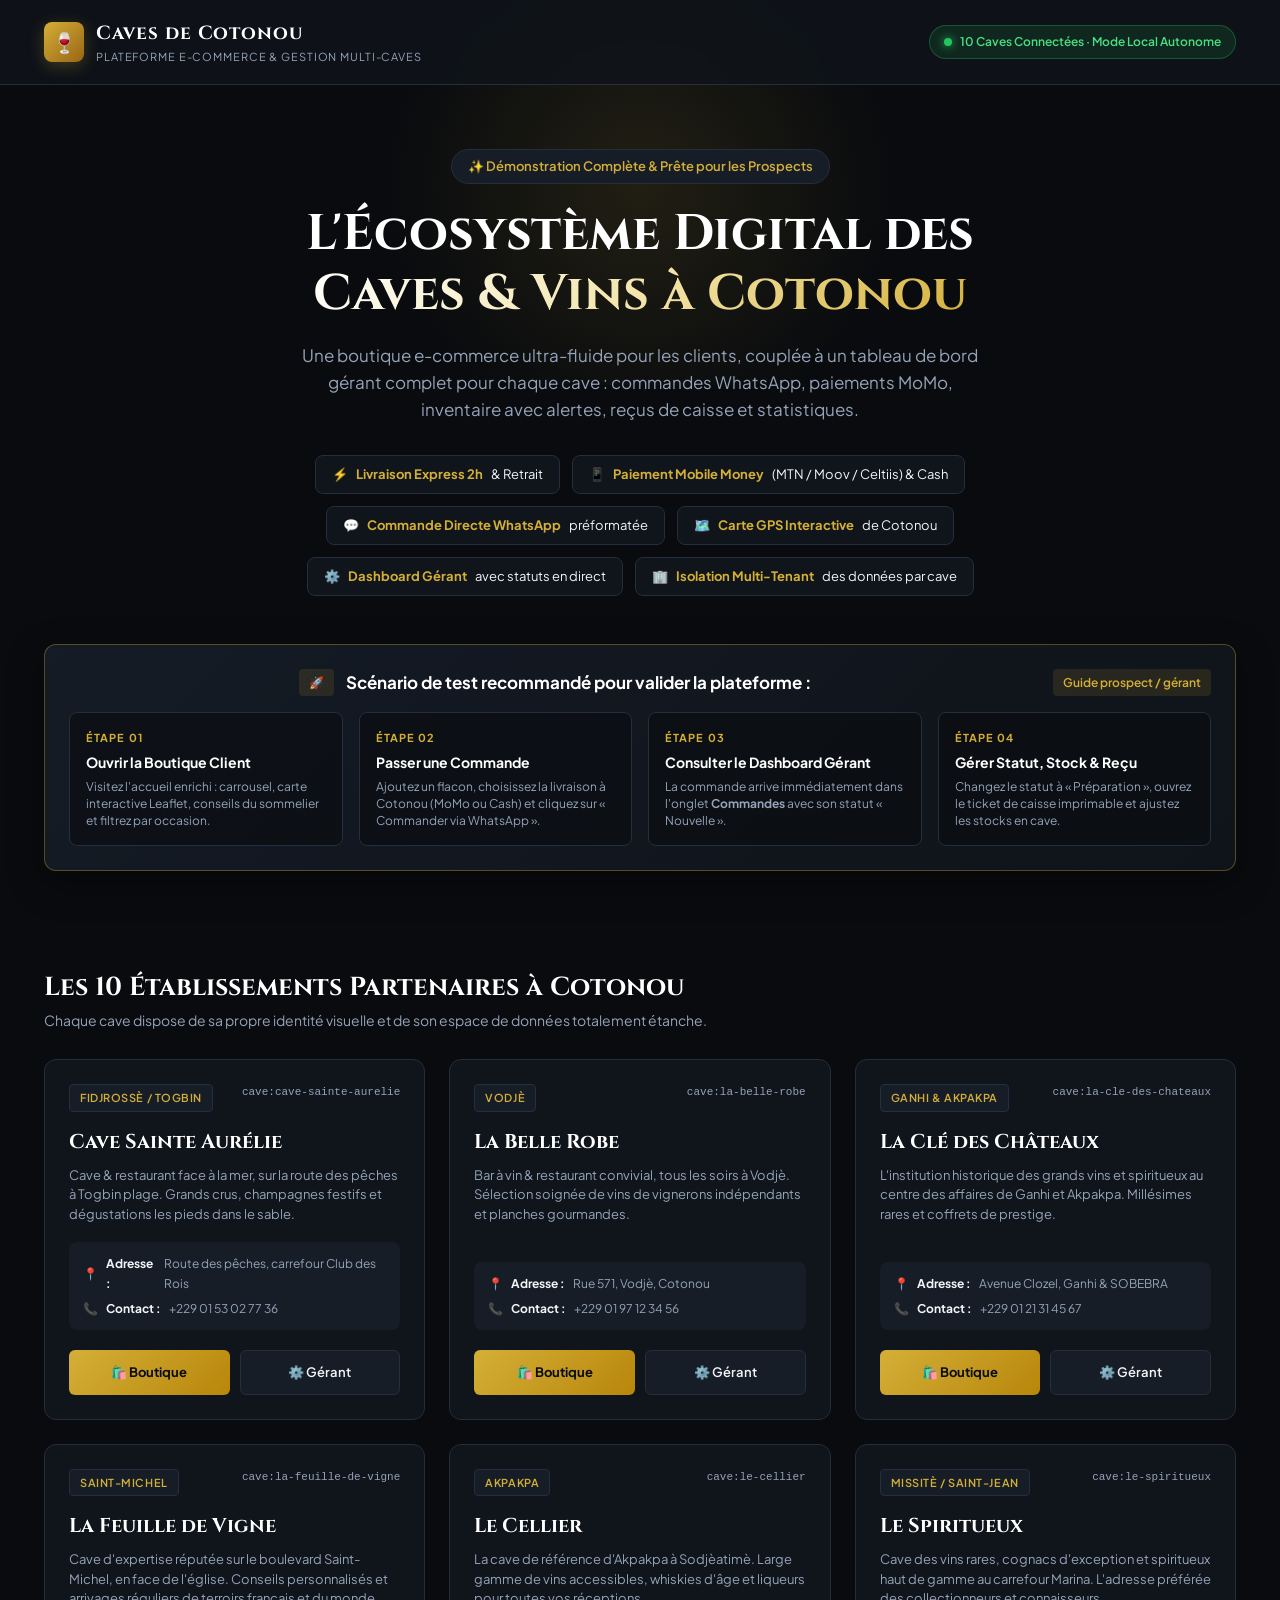
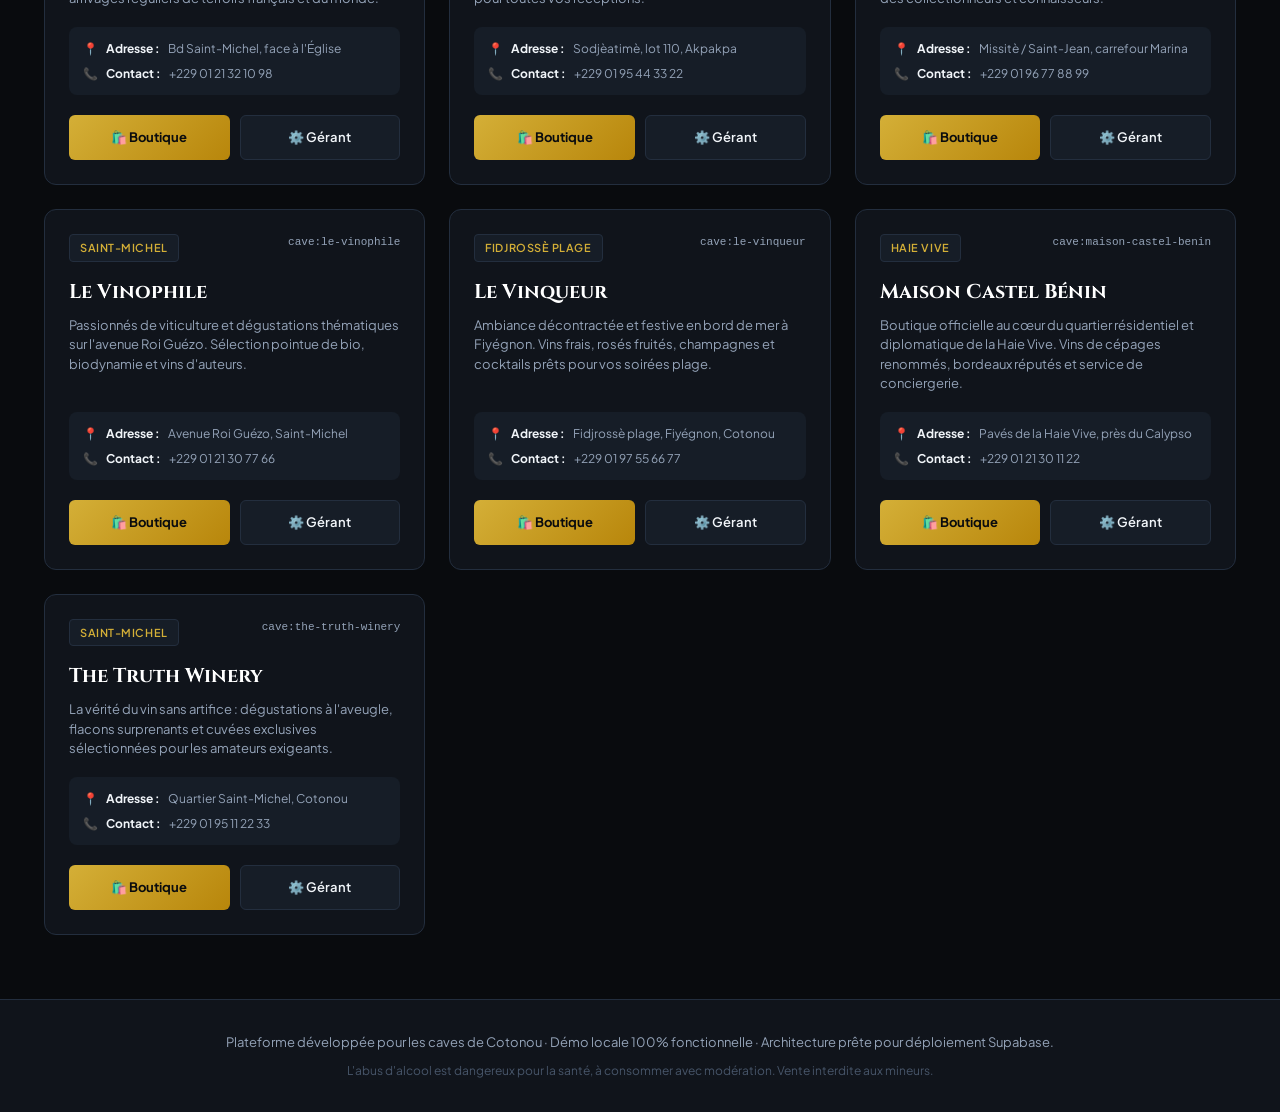
<file: index.html>
<!doctype html>
<html lang="fr">
<head>
<meta charset="utf-8">
<meta name="viewport" content="width=device-width, initial-scale=1, viewport-fit=cover">
<title>Caves de Cotonou — Plateforme E-Commerce &amp; Dashboard Gérant</title>
<meta name="description" content="Plateforme e-commerce et gestion pour les caves à vin, bars et restaurants de Cotonou. Boutiques en ligne, commande WhatsApp &amp; MoMo, suivi en direct et dashboard multi-tenant.">
<link rel="preconnect" href="https://fonts.googleapis.com">
<link rel="preconnect" href="https://fonts.gstatic.com" crossorigin>
<link href="https://fonts.googleapis.com/css2?family=Cinzel:wght@500;700&family=Plus+Jakarta+Sans:wght@300;400;500;600;700&display=swap" rel="stylesheet">
<style>
:root {
  --bg: #090B0E;
  --surface: #10141B;
  --surface-2: #161D27;
  --border: #232E3E;
  --accent: #D4AF37;
  --accent-light: #F3E5AB;
  --accent-glow: rgba(212, 175, 55, 0.25);
  --text: #F1F5F9;
  --muted: #94A3B8;
  --faint: #475569;
  --success: #22C55E;
  --radius: 12px;
}
* { box-sizing: border-box; margin: 0; padding: 0; }
body {
  background-color: var(--bg);
  color: var(--text);
  font-family: 'Plus Jakarta Sans', -apple-system, BlinkMacSystemFont, sans-serif;
  line-height: 1.6;
  -webkit-font-smoothing: antialiased;
  min-height: 100vh;
  display: flex;
  flex-direction: column;
}
.dw {
  width: 100%;
  max-width: 1240px;
  margin: 0 auto;
  padding: 0 24px;
}
/* Header */
header.portal-header {
  border-bottom: 1px solid var(--border);
  background: rgba(16, 20, 27, 0.85);
  backdrop-filter: blur(12px);
  position: sticky;
  top: 0;
  z-index: 100;
  padding: 18px 0;
}
.header-row {
  display: flex;
  align-items: center;
  justify-content: space-between;
}
.brand-group {
  display: flex;
  align-items: center;
  gap: 12px;
}
.brand-badge-logo {
  width: 40px;
  height: 40px;
  border-radius: 8px;
  background: linear-gradient(135deg, #D4AF37, #996515);
  display: flex;
  align-items: center;
  justify-content: center;
  font-size: 20px;
  box-shadow: 0 4px 16px var(--accent-glow);
}
.brand-name {
  font-family: 'Cinzel', serif;
  font-size: 19px;
  font-weight: 700;
  letter-spacing: 0.05em;
  color: #FFFFFF;
}
.brand-sub {
  font-size: 11px;
  color: var(--muted);
  letter-spacing: 0.08em;
  text-transform: uppercase;
}
.header-tag {
  background: rgba(34, 197, 94, 0.12);
  border: 1px solid rgba(34, 197, 94, 0.3);
  color: #4ADE80;
  font-size: 12px;
  padding: 6px 14px;
  border-radius: 20px;
  display: inline-flex;
  align-items: center;
  gap: 8px;
  font-weight: 600;
}
.header-tag .dot {
  width: 8px;
  height: 8px;
  border-radius: 4px;
  background: #22C55E;
  box-shadow: 0 0 10px #22C55E;
  animation: pulse 2s infinite;
}
@keyframes pulse {
  0% { transform: scale(0.95); opacity: 0.8; }
  50% { transform: scale(1.2); opacity: 1; }
  100% { transform: scale(0.95); opacity: 0.8; }
}

/* Hero */
.hero {
  padding: 64px 0 40px;
  text-align: center;
  position: relative;
}
.hero::before {
  content: '';
  position: absolute;
  top: -100px;
  left: 50%;
  transform: translateX(-50%);
  width: 600px;
  height: 400px;
  background: radial-gradient(circle, rgba(212, 175, 55, 0.12) 0%, rgba(9, 11, 14, 0) 70%);
  pointer-events: none;
  z-index: 0;
}
.hero-content {
  position: relative;
  z-index: 1;
  max-width: 820px;
  margin: 0 auto;
}
.hero-pill {
  display: inline-flex;
  align-items: center;
  gap: 8px;
  background: var(--surface-2);
  border: 1px solid var(--border);
  padding: 6px 16px;
  border-radius: 30px;
  color: var(--accent);
  font-size: 13px;
  font-weight: 600;
  margin-bottom: 20px;
}
.hero h1 {
  font-family: 'Cinzel', serif;
  font-size: clamp(30px, 4.5vw, 50px);
  font-weight: 700;
  line-height: 1.2;
  margin-bottom: 18px;
  color: #FFFFFF;
}
.hero h1 span {
  background: linear-gradient(135deg, #FFFFFF, var(--accent-light), var(--accent));
  -webkit-background-clip: text;
  -webkit-text-fill-color: transparent;
}
.hero p.lead {
  font-size: clamp(15px, 2vw, 17px);
  color: var(--muted);
  max-width: 700px;
  margin: 0 auto 32px;
}

/* Feature Badges */
.feature-badges {
  display: flex;
  flex-wrap: wrap;
  justify-content: center;
  gap: 12px;
  margin-bottom: 48px;
}
.f-badge {
  background: var(--surface);
  border: 1px solid var(--border);
  padding: 8px 16px;
  border-radius: 8px;
  font-size: 13px;
  color: var(--text);
  display: flex;
  align-items: center;
  gap: 8px;
}
.f-badge strong {
  color: var(--accent);
}

/* Demo Flow Instructions */
.flow-box {
  background: linear-gradient(135deg, rgba(22, 29, 39, 0.9), rgba(16, 20, 27, 0.95));
  border: 1px solid color-mix(in srgb, var(--accent) 35%, transparent);
  border-radius: var(--radius);
  padding: 24px;
  margin-bottom: 56px;
  text-align: left;
  box-shadow: 0 12px 36px rgba(0, 0, 0, 0.4);
}
.flow-header {
  display: flex;
  align-items: center;
  gap: 12px;
  margin-bottom: 16px;
}
.flow-icon {
  font-size: 22px;
}
.flow-header h3 {
  font-size: 17px;
  color: #FFFFFF;
}
.flow-header span {
  font-size: 12px;
  color: var(--accent);
  font-weight: 600;
  margin-left: auto;
  background: rgba(212, 175, 55, 0.12);
  padding: 4px 10px;
  border-radius: 4px;
}
.flow-steps {
  display: grid;
  grid-template-columns: repeat(auto-fit, minmax(220px, 1fr));
  gap: 16px;
}
.f-step {
  background: rgba(9, 11, 14, 0.6);
  border: 1px solid var(--border);
  border-radius: 8px;
  padding: 16px;
}
.f-step-num {
  font-size: 11px;
  font-weight: 700;
  color: var(--accent);
  letter-spacing: 0.1em;
  text-transform: uppercase;
  margin-bottom: 4px;
}
.f-step h4 {
  font-size: 14px;
  color: #FFFFFF;
  margin-bottom: 6px;
}
.f-step p {
  font-size: 12px;
  color: var(--muted);
  line-height: 1.4;
}

/* Cellars Section */
.cellars-title-row {
  display: flex;
  align-items: flex-end;
  justify-content: space-between;
  margin-bottom: 28px;
}
.cellars-title-row h2 {
  font-family: 'Cinzel', serif;
  font-size: 26px;
  color: #FFFFFF;
}
.cellars-title-row p {
  font-size: 14px;
  color: var(--muted);
}
.caves-grid {
  display: grid;
  grid-template-columns: repeat(auto-fill, minmax(360px, 1fr));
  gap: 24px;
  margin-bottom: 64px;
}
.cave-card {
  background: var(--surface);
  border: 1px solid var(--border);
  border-radius: var(--radius);
  padding: 24px;
  display: flex;
  flex-direction: column;
  transition: transform 0.25s ease, border-color 0.25s ease, box-shadow 0.25s ease;
  position: relative;
  overflow: hidden;
}
.cave-card:hover {
  transform: translateY(-4px);
  border-color: var(--accent);
  box-shadow: 0 16px 36px rgba(0, 0, 0, 0.5), 0 0 20px var(--accent-glow);
}
.cave-card-top {
  display: flex;
  justify-content: space-between;
  align-items: flex-start;
  margin-bottom: 14px;
}
.cave-quarter {
  background: var(--surface-2);
  border: 1px solid var(--border);
  color: var(--accent);
  font-size: 11px;
  font-weight: 600;
  padding: 4px 10px;
  border-radius: 4px;
  letter-spacing: 0.05em;
  text-transform: uppercase;
}
.cave-tenant-tag {
  font-size: 11px;
  color: var(--muted);
  font-family: monospace;
}
.cave-card h3 {
  font-family: 'Cinzel', serif;
  font-size: 20px;
  font-weight: 700;
  color: #FFFFFF;
  margin-bottom: 8px;
}
.cave-desc {
  font-size: 13px;
  color: var(--muted);
  margin-bottom: 18px;
  line-height: 1.5;
  flex-grow: 1;
}
.cave-meta-list {
  background: var(--surface-2);
  border-radius: 8px;
  padding: 12px 14px;
  margin-bottom: 20px;
  font-size: 12px;
  display: flex;
  flex-direction: column;
  gap: 6px;
}
.cave-meta-item {
  display: flex;
  align-items: center;
  gap: 8px;
  color: var(--muted);
}
.cave-meta-item strong {
  color: var(--text);
}
.cave-actions {
  display: grid;
  grid-template-columns: 1fr 1fr;
  gap: 10px;
  margin-top: auto;
}
.btn-boutique {
  background: linear-gradient(135deg, #D4AF37, #B8860B);
  color: #090B0E;
  font-size: 13px;
  font-weight: 700;
  text-decoration: none;
  padding: 11px 14px;
  border-radius: 6px;
  display: flex;
  align-items: center;
  justify-content: center;
  gap: 6px;
  transition: opacity 0.2s;
}
.btn-boutique:hover { opacity: 0.92; }
.btn-admin {
  background: var(--surface-2);
  border: 1px solid var(--border);
  color: var(--text);
  font-size: 13px;
  font-weight: 600;
  text-decoration: none;
  padding: 11px 14px;
  border-radius: 6px;
  display: flex;
  align-items: center;
  justify-content: center;
  gap: 6px;
  transition: background 0.2s, border-color 0.2s;
}
.btn-admin:hover {
  background: rgba(212, 175, 55, 0.12);
  border-color: var(--accent);
  color: var(--accent);
}

/* Footer */
footer.portal-footer {
  border-top: 1px solid var(--border);
  padding: 32px 0;
  background: var(--surface);
  margin-top: auto;
  text-align: center;
}
.footer-text {
  font-size: 13px;
  color: var(--muted);
}
.footer-tech {
  font-size: 12px;
  color: var(--faint);
  margin-top: 8px;
}
@media (max-width: 640px) {
  .caves-grid { grid-template-columns: 1fr; }
  .cave-actions { grid-template-columns: 1fr; }
}
</style>
</head>
<body>

<header class="portal-header">
  <div class="dw">
    <div class="header-row">
      <div class="brand-group">
        <div class="brand-badge-logo">🍷</div>
        <div>
          <div class="brand-name">Caves de Cotonou</div>
          <div class="brand-sub">Plateforme E-Commerce &amp; Gestion Multi-Caves</div>
        </div>
      </div>
      <div class="header-tag">
        <span class="dot"></span>
        <span>10 Caves Connectées · Mode Local Autonome</span>
      </div>
    </div>
  </div>
</header>

<main class="dw">
  <section class="hero">
    <div class="hero-content">
      <div class="hero-pill">✨ Démonstration Complète &amp; Prête pour les Prospects</div>
      <h1>L'Écosystème Digital des <span>Caves &amp; Vins à Cotonou</span></h1>
      <p class="lead">
        Une boutique e-commerce ultra-fluide pour les clients, couplée à un tableau de bord gérant complet pour chaque cave : commandes WhatsApp, paiements MoMo, inventaire avec alertes, reçus de caisse et statistiques.
      </p>
      
      <div class="feature-badges">
        <div class="f-badge">⚡ <strong>Livraison Express 2h</strong> &amp; Retrait</div>
        <div class="f-badge">📱 <strong>Paiement Mobile Money</strong> (MTN / Moov / Celtiis) &amp; Cash</div>
        <div class="f-badge">💬 <strong>Commande Directe WhatsApp</strong> préformatée</div>
        <div class="f-badge">🗺️ <strong>Carte GPS Interactive</strong> de Cotonou</div>
        <div class="f-badge">⚙️ <strong>Dashboard Gérant</strong> avec statuts en direct</div>
        <div class="f-badge">🏢 <strong>Isolation Multi-Tenant</strong> des données par cave</div>
      </div>
    </div>

    <!-- Scénario de test interactif -->
    <div class="flow-box">
      <div class="flow-header">
        <span class="flow-icon">🚀</span>
        <h3>Scénario de test recommandé pour valider la plateforme :</h3>
        <span>Guide prospect / gérant</span>
      </div>
      <div class="flow-steps">
        <div class="f-step">
          <div class="f-step-num">Étape 01</div>
          <h4>Ouvrir la Boutique Client</h4>
          <p>Visitez l'accueil enrichi : carrousel, carte interactive Leaflet, conseils du sommelier et filtrez par occasion.</p>
        </div>
        <div class="f-step">
          <div class="f-step-num">Étape 02</div>
          <h4>Passer une Commande</h4>
          <p>Ajoutez un flacon, choisissez la livraison à Cotonou (MoMo ou Cash) et cliquez sur « Commander via WhatsApp ».</p>
        </div>
        <div class="f-step">
          <div class="f-step-num">Étape 03</div>
          <h4>Consulter le Dashboard Gérant</h4>
          <p>La commande arrive immédiatement dans l'onglet <strong>Commandes</strong> avec son statut « Nouvelle ».</p>
        </div>
        <div class="f-step">
          <div class="f-step-num">Étape 04</div>
          <h4>Gérer Statut, Stock &amp; Reçu</h4>
          <p>Changez le statut à « Préparation », ouvrez le ticket de caisse imprimable et ajustez les stocks en cave.</p>
        </div>
      </div>
    </div>
  </section>

  <!-- Liste des 10 Caves -->
  <section>
    <div class="cellars-title-row">
      <div>
        <h2>Les 10 Établissements Partenaires à Cotonou</h2>
        <p>Chaque cave dispose de sa propre identité visuelle et de son espace de données totalement étanche.</p>
      </div>
    </div>

    <div class="caves-grid">
      <!-- 1. Cave Sainte Aurélie -->
      <article class="cave-card">
        <div class="cave-card-top">
          <span class="cave-quarter">Fidjrossè / Togbin</span>
          <span class="cave-tenant-tag">cave:cave-sainte-aurelie</span>
        </div>
        <h3>Cave Sainte Aurélie</h3>
        <p class="cave-desc">Cave &amp; restaurant face à la mer, sur la route des pêches à Togbin plage. Grands crus, champagnes festifs et dégustations les pieds dans le sable.</p>
        <div class="cave-meta-list">
          <div class="cave-meta-item">📍 <strong>Adresse :</strong> Route des pêches, carrefour Club des Rois</div>
          <div class="cave-meta-item">📞 <strong>Contact :</strong> +229 01 53 02 77 36</div>
        </div>
        <div class="cave-actions">
          <a class="btn-boutique" href="cave-sainte-aurelie/">🛍️ Boutique</a>
          <a class="btn-admin" href="cave-sainte-aurelie/#/admin">⚙️ Gérant</a>
        </div>
      </article>

      <!-- 2. La Belle Robe -->
      <article class="cave-card">
        <div class="cave-card-top">
          <span class="cave-quarter">Vodjè</span>
          <span class="cave-tenant-tag">cave:la-belle-robe</span>
        </div>
        <h3>La Belle Robe</h3>
        <p class="cave-desc">Bar à vin &amp; restaurant convivial, tous les soirs à Vodjè. Sélection soignée de vins de vignerons indépendants et planches gourmandes.</p>
        <div class="cave-meta-list">
          <div class="cave-meta-item">📍 <strong>Adresse :</strong> Rue 571, Vodjè, Cotonou</div>
          <div class="cave-meta-item">📞 <strong>Contact :</strong> +229 01 97 12 34 56</div>
        </div>
        <div class="cave-actions">
          <a class="btn-boutique" href="la-belle-robe/">🛍️ Boutique</a>
          <a class="btn-admin" href="la-belle-robe/#/admin">⚙️ Gérant</a>
        </div>
      </article>

      <!-- 3. La Clé des Châteaux -->
      <article class="cave-card">
        <div class="cave-card-top">
          <span class="cave-quarter">Ganhi &amp; Akpakpa</span>
          <span class="cave-tenant-tag">cave:la-cle-des-chateaux</span>
        </div>
        <h3>La Clé des Châteaux</h3>
        <p class="cave-desc">L'institution historique des grands vins et spiritueux au centre des affaires de Ganhi et Akpakpa. Millésimes rares et coffrets de prestige.</p>
        <div class="cave-meta-list">
          <div class="cave-meta-item">📍 <strong>Adresse :</strong> Avenue Clozel, Ganhi &amp; SOBEBRA</div>
          <div class="cave-meta-item">📞 <strong>Contact :</strong> +229 01 21 31 45 67</div>
        </div>
        <div class="cave-actions">
          <a class="btn-boutique" href="la-cle-des-chateaux/">🛍️ Boutique</a>
          <a class="btn-admin" href="la-cle-des-chateaux/#/admin">⚙️ Gérant</a>
        </div>
      </article>

      <!-- 4. La Feuille de Vigne -->
      <article class="cave-card">
        <div class="cave-card-top">
          <span class="cave-quarter">Saint-Michel</span>
          <span class="cave-tenant-tag">cave:la-feuille-de-vigne</span>
        </div>
        <h3>La Feuille de Vigne</h3>
        <p class="cave-desc">Cave d'expertise réputée sur le boulevard Saint-Michel, en face de l'église. Conseils personnalisés et arrivages réguliers de terroirs français et du monde.</p>
        <div class="cave-meta-list">
          <div class="cave-meta-item">📍 <strong>Adresse :</strong> Bd Saint-Michel, face à l'Église</div>
          <div class="cave-meta-item">📞 <strong>Contact :</strong> +229 01 21 32 10 98</div>
        </div>
        <div class="cave-actions">
          <a class="btn-boutique" href="la-feuille-de-vigne/">🛍️ Boutique</a>
          <a class="btn-admin" href="la-feuille-de-vigne/#/admin">⚙️ Gérant</a>
        </div>
      </article>

      <!-- 5. Le Cellier -->
      <article class="cave-card">
        <div class="cave-card-top">
          <span class="cave-quarter">Akpakpa</span>
          <span class="cave-tenant-tag">cave:le-cellier</span>
        </div>
        <h3>Le Cellier</h3>
        <p class="cave-desc">La cave de référence d'Akpakpa à Sodjèatimè. Large gamme de vins accessibles, whiskies d'âge et liqueurs pour toutes vos réceptions.</p>
        <div class="cave-meta-list">
          <div class="cave-meta-item">📍 <strong>Adresse :</strong> Sodjèatimè, lot 110, Akpakpa</div>
          <div class="cave-meta-item">📞 <strong>Contact :</strong> +229 01 95 44 33 22</div>
        </div>
        <div class="cave-actions">
          <a class="btn-boutique" href="le-cellier/">🛍️ Boutique</a>
          <a class="btn-admin" href="le-cellier/#/admin">⚙️ Gérant</a>
        </div>
      </article>

      <!-- 6. Le Spiritueux -->
      <article class="cave-card">
        <div class="cave-card-top">
          <span class="cave-quarter">Missitè / Saint-Jean</span>
          <span class="cave-tenant-tag">cave:le-spiritueux</span>
        </div>
        <h3>Le Spiritueux</h3>
        <p class="cave-desc">Cave des vins rares, cognacs d'exception et spiritueux haut de gamme au carrefour Marina. L'adresse préférée des collectionneurs et connaisseurs.</p>
        <div class="cave-meta-list">
          <div class="cave-meta-item">📍 <strong>Adresse :</strong> Missitè / Saint-Jean, carrefour Marina</div>
          <div class="cave-meta-item">📞 <strong>Contact :</strong> +229 01 96 77 88 99</div>
        </div>
        <div class="cave-actions">
          <a class="btn-boutique" href="le-spiritueux/">🛍️ Boutique</a>
          <a class="btn-admin" href="le-spiritueux/#/admin">⚙️ Gérant</a>
        </div>
      </article>

      <!-- 7. Le Vinophile -->
      <article class="cave-card">
        <div class="cave-card-top">
          <span class="cave-quarter">Saint-Michel</span>
          <span class="cave-tenant-tag">cave:le-vinophile</span>
        </div>
        <h3>Le Vinophile</h3>
        <p class="cave-desc">Passionnés de viticulture et dégustations thématiques sur l'avenue Roi Guézo. Sélection pointue de bio, biodynamie et vins d'auteurs.</p>
        <div class="cave-meta-list">
          <div class="cave-meta-item">📍 <strong>Adresse :</strong> Avenue Roi Guézo, Saint-Michel</div>
          <div class="cave-meta-item">📞 <strong>Contact :</strong> +229 01 21 30 77 66</div>
        </div>
        <div class="cave-actions">
          <a class="btn-boutique" href="le-vinophile/">🛍️ Boutique</a>
          <a class="btn-admin" href="le-vinophile/#/admin">⚙️ Gérant</a>
        </div>
      </article>

      <!-- 8. Le Vinqueur -->
      <article class="cave-card">
        <div class="cave-card-top">
          <span class="cave-quarter">Fidjrossè plage</span>
          <span class="cave-tenant-tag">cave:le-vinqueur</span>
        </div>
        <h3>Le Vinqueur</h3>
        <p class="cave-desc">Ambiance décontractée et festive en bord de mer à Fiyégnon. Vins frais, rosés fruités, champagnes et cocktails prêts pour vos soirées plage.</p>
        <div class="cave-meta-list">
          <div class="cave-meta-item">📍 <strong>Adresse :</strong> Fidjrossè plage, Fiyégnon, Cotonou</div>
          <div class="cave-meta-item">📞 <strong>Contact :</strong> +229 01 97 55 66 77</div>
        </div>
        <div class="cave-actions">
          <a class="btn-boutique" href="le-vinqueur/">🛍️ Boutique</a>
          <a class="btn-admin" href="le-vinqueur/#/admin">⚙️ Gérant</a>
        </div>
      </article>

      <!-- 9. Maison Castel Bénin -->
      <article class="cave-card">
        <div class="cave-card-top">
          <span class="cave-quarter">Haie Vive</span>
          <span class="cave-tenant-tag">cave:maison-castel-benin</span>
        </div>
        <h3>Maison Castel Bénin</h3>
        <p class="cave-desc">Boutique officielle au cœur du quartier résidentiel et diplomatique de la Haie Vive. Vins de cépages renommés, bordeaux réputés et service de conciergerie.</p>
        <div class="cave-meta-list">
          <div class="cave-meta-item">📍 <strong>Adresse :</strong> Pavés de la Haie Vive, près du Calypso</div>
          <div class="cave-meta-item">📞 <strong>Contact :</strong> +229 01 21 30 11 22</div>
        </div>
        <div class="cave-actions">
          <a class="btn-boutique" href="maison-castel-benin/">🛍️ Boutique</a>
          <a class="btn-admin" href="maison-castel-benin/#/admin">⚙️ Gérant</a>
        </div>
      </article>

      <!-- 10. The Truth Winery -->
      <article class="cave-card">
        <div class="cave-card-top">
          <span class="cave-quarter">Saint-Michel</span>
          <span class="cave-tenant-tag">cave:the-truth-winery</span>
        </div>
        <h3>The Truth Winery</h3>
        <p class="cave-desc">La vérité du vin sans artifice : dégustations à l'aveugle, flacons surprenants et cuvées exclusives sélectionnées pour les amateurs exigeants.</p>
        <div class="cave-meta-list">
          <div class="cave-meta-item">📍 <strong>Adresse :</strong> Quartier Saint-Michel, Cotonou</div>
          <div class="cave-meta-item">📞 <strong>Contact :</strong> +229 01 95 11 22 33</div>
        </div>
        <div class="cave-actions">
          <a class="btn-boutique" href="the-truth-winery/">🛍️ Boutique</a>
          <a class="btn-admin" href="the-truth-winery/#/admin">⚙️ Gérant</a>
        </div>
      </article>
    </div>
  </section>
</main>

<footer class="portal-footer">
  <div class="dw">
    <p class="footer-text">
      Plateforme développée pour les caves de Cotonou · Démo locale 100% fonctionnelle · Architecture prête pour déploiement Supabase.
    </p>
    <p class="footer-tech">
      L'abus d'alcool est dangereux pour la santé, à consommer avec modération. Vente interdite aux mineurs.
    </p>
  </div>
</footer>

</body>
</html>
</file>
